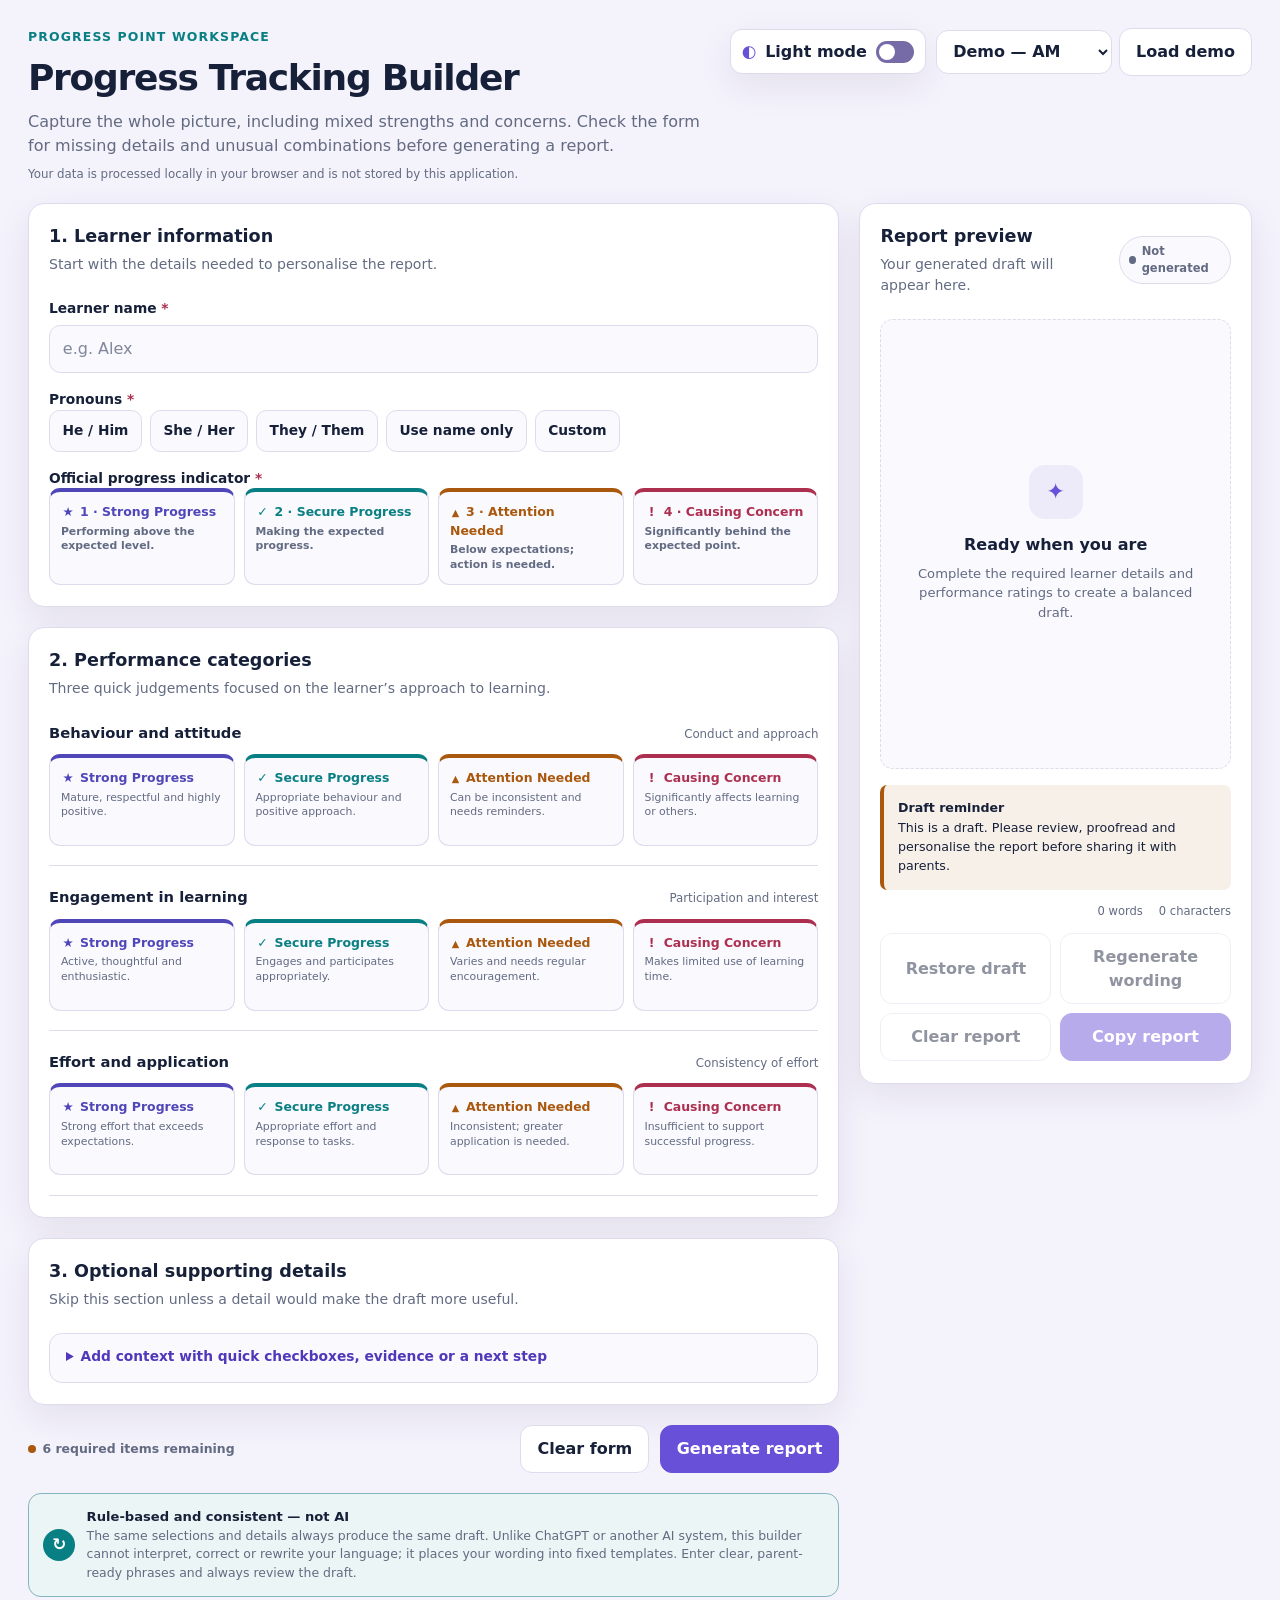
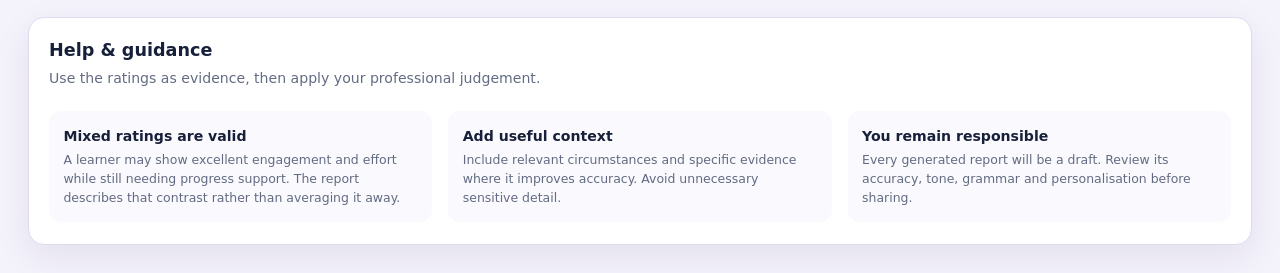
<file: index.html>
<!doctype html>
<html lang="en">
<head>
  <meta charset="utf-8">
  <meta name="viewport" content="width=device-width, initial-scale=1">
  <meta name="description" content="Create clear, balanced parent report drafts locally in your browser.">
  <title>Progress Tracking Builder</title>
  <link rel="stylesheet" href="css/styles.css">
  <link rel="stylesheet" href="./visits.css">
</head>
<body>
  <a class="skip-link" href="#main-content">Skip to main content</a>
  <div class="app-shell">
    <main class="workspace" id="main-content">
      <header class="page-header" id="report-builder">
        <div>
          <p class="eyebrow">Progress point workspace</p>
          <h1>Progress Tracking Builder</h1>
          <p class="intro">Capture the whole picture, including mixed strengths and concerns. Check the form for missing details and unusual combinations before generating a report.</p>
          <p class="privacy-inline">Your data is processed locally in your browser and is not stored by this application.</p>
        </div>
        <div class="header-actions">
          <button class="header-theme-toggle" type="button" data-theme-toggle aria-pressed="false">
            <span class="theme-symbol" aria-hidden="true">◐</span>
            <span data-theme-label>Light mode</span>
            <span class="toggle-track" aria-hidden="true"><span class="toggle-dot"></span></span>
          </button>
          <div class="demo-controls">
            <label class="visually-hidden" for="demo-profile">Choose a demonstration profile</label>
            <select class="demo-select" id="demo-profile" data-demo-select>
              <option value="am">Demo — AM</option>
              <option value="jc">Demo — JC</option>
              <option value="sr">Demo — SR</option>
            </select>
            <button class="demo-button" type="button" data-demo-load>Load demo</button>
          </div>
        </div>
      </header>

      <div class="content-grid">
        <form class="form-stack" id="report-form" autocomplete="off">
          <section class="card" aria-labelledby="learner-heading">
            <div class="card-header">
              <h3 id="learner-heading">1. Learner information</h3>
              <p>Start with the details needed to personalise the report.</p>
            </div>
            <div class="card-body">
              <div class="field-grid">
                <div class="field full">
                  <label for="learner-name">Learner name <span class="required" aria-hidden="true">*</span></label>
                  <input id="learner-name" name="learnerName" type="text" placeholder="e.g. Alex" maxlength="80" required>
                </div>
                <div class="field" hidden>
                  <label for="course">Course or group</label>
                  <input id="course" name="course" type="text" placeholder="e.g. Level 3 Digital" maxlength="100">
                </div>
                <fieldset class="field full">
                  <legend class="field-label">Pronouns <span class="required" aria-hidden="true">*</span></legend>
                  <div class="pronoun-options">
                    <label class="choice-pill"><input type="radio" name="pronouns" value="he" required><span>He / Him</span></label>
                    <label class="choice-pill"><input type="radio" name="pronouns" value="she"><span>She / Her</span></label>
                    <label class="choice-pill"><input type="radio" name="pronouns" value="they"><span>They / Them</span></label>
                    <label class="choice-pill"><input type="radio" name="pronouns" value="name"><span>Use name only</span></label>
                    <label class="choice-pill"><input type="radio" name="pronouns" value="custom"><span>Custom</span></label>
                  </div>
                  <div class="custom-pronouns" id="custom-pronouns" hidden>
                    <div class="field-grid">
                      <div class="field"><label for="subject-pronoun">Subject <span class="hint">e.g. ze</span></label><input id="subject-pronoun" type="text" maxlength="20"></div>
                      <div class="field"><label for="object-pronoun">Object <span class="hint">e.g. hir</span></label><input id="object-pronoun" type="text" maxlength="20"></div>
                      <div class="field"><label for="possessive-pronoun">Possessive <span class="hint">e.g. hir</span></label><input id="possessive-pronoun" type="text" maxlength="20"></div>
                      <div class="field"><label for="reflexive-pronoun">Reflexive <span class="hint">e.g. hirself</span></label><input id="reflexive-pronoun" type="text" maxlength="24"></div>
                    </div>
                  </div>
                </fieldset>
                <fieldset class="field full">
                  <legend class="field-label">Official progress indicator <span class="required" aria-hidden="true">*</span></legend>
                  <div class="rating-options">
                    <label class="rating-option exceptional"><input type="radio" name="official-progress" value="exceptional" required><span class="rating-content"><strong>1 · Strong Progress</strong><small>Performing above the expected level.</small></span></label>
                    <label class="rating-option on-track"><input type="radio" name="official-progress" value="on-track"><span class="rating-content"><strong>2 · Secure Progress</strong><small>Making the expected progress.</small></span></label>
                    <label class="rating-option needs-support"><input type="radio" name="official-progress" value="needs-support"><span class="rating-content"><strong>3 · Attention Needed</strong><small>Below expectations; action is needed.</small></span></label>
                    <label class="rating-option cause-concern"><input type="radio" name="official-progress" value="cause-concern"><span class="rating-content"><strong>4 · Causing Concern</strong><small>Significantly behind the expected point.</small></span></label>
                  </div>
                </fieldset>
                <div class="field" hidden>
                  <label for="reporting-period">Reporting period</label>
                  <input id="reporting-period" name="reportingPeriod" type="text" placeholder="e.g. Autumn Term" maxlength="80">
                </div>
                <div class="field" hidden>
                  <label for="lecturer-name">Lecturer name <span class="hint">metadata only</span></label>
                  <input id="lecturer-name" name="lecturerName" type="text" maxlength="80">
                </div>
              </div>
            </div>
          </section>

          <section class="card" aria-labelledby="ratings-heading">
            <div class="card-header">
              <h3 id="ratings-heading">2. Performance categories</h3>
              <p>Three quick judgements focused on the learner’s approach to learning.</p>
            </div>
            <div class="card-body rating-groups">
              <fieldset class="rating-group" hidden>
                <legend class="rating-title"><strong>Attendance</strong><span>Optional percentage below</span></legend>
                <div class="rating-options">
                  <label class="rating-option exceptional"><input type="radio" name="attendance" value="exceptional" required><span class="rating-content"><strong>Exceptional</strong><small>Consistently attends scheduled learning.</small></span></label>
                  <label class="rating-option on-track"><input type="radio" name="attendance" value="on-track"><span class="rating-content"><strong>On track</strong><small>Generally secure and supports progress.</small></span></label>
                  <label class="rating-option needs-support"><input type="radio" name="attendance" value="needs-support"><span class="rating-content"><strong>Needs support</strong><small>Inconsistency is beginning to affect progress.</small></span></label>
                  <label class="rating-option cause-concern"><input type="radio" name="attendance" value="cause-concern"><span class="rating-content"><strong>Cause for concern</strong><small>Significantly limits participation.</small></span></label>
                </div>
              </fieldset>
              <fieldset class="rating-group" hidden>
                <legend class="rating-title"><strong>Punctuality</strong><span>Readiness to learn</span></legend>
                <div class="rating-options">
                  <label class="rating-option exceptional"><input type="radio" name="punctuality" value="exceptional" required><span class="rating-content"><strong>Exceptional</strong><small>Consistently on time and ready to learn.</small></span></label>
                  <label class="rating-option on-track"><input type="radio" name="punctuality" value="on-track"><span class="rating-content"><strong>On track</strong><small>Usually punctual with occasional lateness.</small></span></label>
                  <label class="rating-option needs-support"><input type="radio" name="punctuality" value="needs-support"><span class="rating-content"><strong>Needs support</strong><small>Regular lateness affects learning time.</small></span></label>
                  <label class="rating-option cause-concern"><input type="radio" name="punctuality" value="cause-concern"><span class="rating-content"><strong>Cause for concern</strong><small>Persistent lateness affects participation.</small></span></label>
                </div>
              </fieldset>
              <fieldset class="rating-group">
                <legend class="rating-title"><strong>Behaviour and attitude</strong><span>Conduct and approach</span></legend>
                <div class="rating-options">
                  <label class="rating-option exceptional"><input type="radio" name="behaviour" value="exceptional" required><span class="rating-content"><strong>Strong Progress</strong><small>Mature, respectful and highly positive.</small></span></label>
                  <label class="rating-option on-track"><input type="radio" name="behaviour" value="on-track"><span class="rating-content"><strong>Secure Progress</strong><small>Appropriate behaviour and positive approach.</small></span></label>
                  <label class="rating-option needs-support"><input type="radio" name="behaviour" value="needs-support"><span class="rating-content"><strong>Attention Needed</strong><small>Can be inconsistent and needs reminders.</small></span></label>
                  <label class="rating-option cause-concern"><input type="radio" name="behaviour" value="cause-concern"><span class="rating-content"><strong>Causing Concern</strong><small>Significantly affects learning or others.</small></span></label>
                </div>
              </fieldset>
              <fieldset class="rating-group">
                <legend class="rating-title"><strong>Engagement in learning</strong><span>Participation and interest</span></legend>
                <div class="rating-options">
                  <label class="rating-option exceptional"><input type="radio" name="engagement" value="exceptional" required><span class="rating-content"><strong>Strong Progress</strong><small>Active, thoughtful and enthusiastic.</small></span></label>
                  <label class="rating-option on-track"><input type="radio" name="engagement" value="on-track"><span class="rating-content"><strong>Secure Progress</strong><small>Engages and participates appropriately.</small></span></label>
                  <label class="rating-option needs-support"><input type="radio" name="engagement" value="needs-support"><span class="rating-content"><strong>Attention Needed</strong><small>Varies and needs regular encouragement.</small></span></label>
                  <label class="rating-option cause-concern"><input type="radio" name="engagement" value="cause-concern"><span class="rating-content"><strong>Causing Concern</strong><small>Makes limited use of learning time.</small></span></label>
                </div>
              </fieldset>
              <fieldset class="rating-group">
                <legend class="rating-title"><strong>Effort and application</strong><span>Consistency of effort</span></legend>
                <div class="rating-options">
                  <label class="rating-option exceptional"><input type="radio" name="effort" value="exceptional" required><span class="rating-content"><strong>Strong Progress</strong><small>Strong effort that exceeds expectations.</small></span></label>
                  <label class="rating-option on-track"><input type="radio" name="effort" value="on-track"><span class="rating-content"><strong>Secure Progress</strong><small>Appropriate effort and response to tasks.</small></span></label>
                  <label class="rating-option needs-support"><input type="radio" name="effort" value="needs-support"><span class="rating-content"><strong>Attention Needed</strong><small>Inconsistent; greater application is needed.</small></span></label>
                  <label class="rating-option cause-concern"><input type="radio" name="effort" value="cause-concern"><span class="rating-content"><strong>Causing Concern</strong><small>Insufficient to support successful progress.</small></span></label>
                </div>
              </fieldset>
              <fieldset class="rating-group" hidden>
                <legend class="rating-title"><strong>Progress and achievement</strong><span>Current academic outcomes</span></legend>
                <div class="rating-options">
                  <label class="rating-option exceptional"><input type="radio" name="progress" value="exceptional" required><span class="rating-content"><strong>Exceptional</strong><small>Above expectations with strong outcomes.</small></span></label>
                  <label class="rating-option on-track"><input type="radio" name="progress" value="on-track"><span class="rating-content"><strong>On track</strong><small>Expected progress towards the target.</small></span></label>
                  <label class="rating-option needs-support"><input type="radio" name="progress" value="needs-support"><span class="rating-content"><strong>Needs support</strong><small>Below expectations; action is needed.</small></span></label>
                  <label class="rating-option cause-concern"><input type="radio" name="progress" value="cause-concern"><span class="rating-content"><strong>Cause for concern</strong><small>Behind target and achievement is at risk.</small></span></label>
                </div>
              </fieldset>
              <fieldset class="rating-group" hidden>
                <legend class="rating-title"><strong>Quality and completion of work</strong><span>Standard and deadlines</span></legend>
                <div class="rating-options">
                  <label class="rating-option exceptional"><input type="radio" name="workQuality" value="exceptional" required><span class="rating-content"><strong>Exceptional</strong><small>Consistently strong and complete work.</small></span></label>
                  <label class="rating-option on-track"><input type="radio" name="workQuality" value="on-track"><span class="rating-content"><strong>On track</strong><small>Generally complete and at expected standard.</small></span></label>
                  <label class="rating-option needs-support"><input type="radio" name="workQuality" value="needs-support"><span class="rating-content"><strong>Needs support</strong><small>Some work is late, incomplete or below standard.</small></span></label>
                  <label class="rating-option cause-concern"><input type="radio" name="workQuality" value="cause-concern"><span class="rating-content"><strong>Cause for concern</strong><small>Significant work is missing or unsuitable.</small></span></label>
                </div>
              </fieldset>
              <fieldset class="rating-group" hidden>
                <legend class="rating-title"><strong>Independence and use of support</strong><span>Guidance and feedback</span></legend>
                <div class="rating-options">
                  <label class="rating-option exceptional"><input type="radio" name="independence" value="exceptional" required><span class="rating-content"><strong>Exceptional</strong><small>Confidently independent; seeks help well.</small></span></label>
                  <label class="rating-option on-track"><input type="radio" name="independence" value="on-track"><span class="rating-content"><strong>On track</strong><small>Suitable independence and uses guidance.</small></span></label>
                  <label class="rating-option needs-support"><input type="radio" name="independence" value="needs-support"><span class="rating-content"><strong>Needs support</strong><small>Needs regular guidance or misses feedback.</small></span></label>
                  <label class="rating-option cause-concern"><input type="radio" name="independence" value="cause-concern"><span class="rating-content"><strong>Cause for concern</strong><small>Limited use of available support.</small></span></label>
                </div>
              </fieldset>
              <div class="field-grid optional-percentages" hidden>
                <p class="field-label full">Optional framework figures <span class="hint">Only add these when useful</span></p>
                <div class="field"><label for="attendance-percentage">Attendance percentage <span class="hint">optional</span></label><input id="attendance-percentage" type="number" min="0" max="100" step="0.1" inputmode="decimal" placeholder="0–100"></div>
                <div class="field"><label for="punctuality-percentage">Punctuality percentage <span class="hint">optional</span></label><input id="punctuality-percentage" type="number" min="0" max="100" step="0.1" inputmode="decimal" placeholder="0–100"></div>
              </div>
            </div>
          </section>

          <section class="card" aria-labelledby="context-heading">
            <div class="card-header"><h3 id="context-heading">3. Optional supporting details</h3><p>Skip this section unless a detail would make the draft more useful.</p></div>
            <div class="card-body">
              <details class="optional-details">
                <summary>Add context with quick checkboxes, evidence or a next step</summary>
                <div class="optional-details-content">
              <div class="field-grid optional-percentages">
                <p class="field-label full">Framework figures <span class="hint">Optional</span></p>
                <div class="field"><label for="attendance-percentage-optional">Attendance percentage</label><input id="attendance-percentage-optional" data-percentage-proxy="attendance-percentage" type="number" min="0" max="100" step="0.1" inputmode="decimal" placeholder="0–100"></div>
                <div class="field"><label for="punctuality-percentage-optional">Punctuality percentage</label><input id="punctuality-percentage-optional" data-percentage-proxy="punctuality-percentage" type="number" min="0" max="100" step="0.1" inputmode="decimal" placeholder="0–100"></div>
              </div>
              <fieldset>
                <legend class="field-label">Context types <span class="hint">Select all that apply</span></legend>
                <div class="context-groups">
                  <section class="context-group" aria-labelledby="positive-context-heading">
                    <h4 id="positive-context-heading">Positive indicators</h4>
                    <div class="context-options">
                      <label class="check-option"><input type="checkbox" name="context" value="strong-attendance"><span>Strong attendance</span></label>
                      <label class="check-option"><input type="checkbox" name="context" value="strong-punctuality"><span>Strong punctuality</span></label>
                      <label class="check-option"><input type="checkbox" name="context" value="improved-attendance"><span>Recently improved attendance</span></label>
                      <label class="check-option"><input type="checkbox" name="context" value="improved-punctuality"><span>Recently improved punctuality</span></label>
                      <label class="check-option"><input type="checkbox" name="context" value="strong-practical-performance"><span>Strong practical performance</span></label>
                      <label class="check-option"><input type="checkbox" name="context" value="strong-written-performance"><span>Strong written performance</span></label>
                      <label class="check-option"><input type="checkbox" name="context" value="placement"><span>Placement or work experience</span></label>
                      <label class="check-option"><input type="checkbox" name="context" value="university"><span>Working towards university progression</span></label>
                    </div>
                  </section>
                  <section class="context-group" aria-labelledby="support-context-heading">
                    <h4 id="support-context-heading">Support and circumstances</h4>
                    <div class="context-options">
                      <label class="check-option"><input type="checkbox" name="context" value="medical-absence"><span>Medical appointments or health-related absence</span></label>
                      <label class="check-option"><input type="checkbox" name="context" value="authorised-absence"><span>Authorised absence</span></label>
                      <label class="check-option"><input type="checkbox" name="context" value="personal-circumstances"><span>Personal circumstances</span></label>
                      <label class="check-option"><input type="checkbox" name="context" value="late-enrolment"><span>Late enrolment</span></label>
                      <label class="check-option"><input type="checkbox" name="context" value="behaviour-intervention"><span>Behaviour intervention in place</span></label>
                      <label class="check-option"><input type="checkbox" name="context" value="learning-support"><span>Learning support in place</span></label>
                      <label class="check-option"><input type="checkbox" name="context" value="settling"><span>Difficulty settling into the course</span></label>
                      <label class="check-option"><input type="checkbox" name="context" value="catch-up"><span>Missed work requiring catch-up</span></label>
                      <label class="check-option"><input type="checkbox" name="context" value="maths-support"><span>Struggling with Maths</span></label>
                      <label class="check-option"><input type="checkbox" name="context" value="english-support"><span>Struggling with English</span></label>
                      <label class="check-option"><input type="checkbox" name="context" value="frequent-phone-use"><span>Frequent phone use during lessons</span></label>
                      <label class="check-option"><input type="checkbox" name="context" value="other" data-other-toggle><span>Other</span></label>
                    </div>
                  </section>
                </div>
                <div class="field other-context-field" data-other-context-field hidden>
                  <label for="other-context">Please clarify the other context <span class="required" aria-hidden="true">*</span></label>
                  <input id="other-context" type="text" maxlength="160" placeholder="Add a short, relevant clarification">
                </div>
              </fieldset>
              <div class="field-grid">
                <div class="field"><label for="notable-strength">Notable strength</label><input id="notable-strength" type="text" maxlength="160" placeholder="e.g. Strong practical problem-solving" aria-describedby="notable-strength-help"><span class="input-guidance" id="notable-strength-help">Enter a short phrase or complete sentence.</span></div>
                <div class="field"><label for="recent-achievement">Recent achievement</label><input id="recent-achievement" type="text" maxlength="160" placeholder="e.g. Completed a demanding project" aria-describedby="recent-achievement-help"><span class="input-guidance" id="recent-achievement-help">Describe what the learner achieved.</span></div>
                <div class="field"><label for="main-concern">Main concern</label><input id="main-concern" type="text" maxlength="160" placeholder="e.g. Written explanations need more detail" aria-describedby="main-concern-help"><span class="input-guidance" id="main-concern-help">Use neutral, parent-facing language.</span></div>
                <div class="field"><label for="agreed-next-step">Agreed next step</label><input id="agreed-next-step" type="text" maxlength="160" placeholder="e.g. Use feedback on the next assignment" aria-describedby="agreed-next-step-help"><span class="input-guidance" id="agreed-next-step-help">Enter the action exactly as agreed.</span></div>
                <div class="field full">
                  <label for="context-notes">Additional context or evidence <span class="hint">Maximum 500 characters</span></label>
                  <textarea id="context-notes" maxlength="500" placeholder="Add a recent achievement, specific concern, placement performance, or agreed action."></textarea>
                </div>
                <div class="field">
                  <label for="report-length">Report length</label>
                  <select id="report-length">
                    <option value="concise">Concise</option>
                    <option value="standard">Standard</option>
                    <option value="detailed" selected>Detailed — recommended</option>
                  </select>
                </div>
              </div>
                </div>
              </details>
            </div>
          </section>

          <section class="review-panel" id="review-panel" tabindex="-1" aria-live="polite" hidden>
            <h3 data-review-heading>Selections to review</h3>
            <ul data-review-list></ul>
          </section>

          <div class="actions">
            <span class="readiness" data-readiness data-ready="false">6 required items remaining</span>
            <div class="actions-right">
              <button class="secondary-button" type="button" data-reset>Clear form</button>
              <button class="primary-button" type="button" data-review>Generate report</button>
            </div>
          </div>
          <div class="determinism-note" role="note">
            <span class="determinism-icon" aria-hidden="true">↻</span>
            <span><strong>Rule-based and consistent — not AI</strong>The same selections and details always produce the same draft. Unlike ChatGPT or another AI system, this builder cannot interpret, correct or rewrite your language; it places your wording into fixed templates. Enter clear, parent-ready phrases and always review the draft.</span>
          </div>
        </form>

        <aside class="card preview" aria-labelledby="preview-heading">
          <div class="card-header preview-header">
          <div><h3 id="preview-heading" tabindex="-1">Report preview</h3><p>Your generated draft will appear here.</p></div>
            <span class="status-badge" data-report-status><span class="status-dot" aria-hidden="true"></span>Not generated</span>
          </div>
          <div class="card-body">
            <div class="empty-preview" data-empty-preview>
              <div>
                <div class="empty-icon" aria-hidden="true">✦</div>
                <h4>Ready when you are</h4>
                <p>Complete the required learner details and performance ratings to create a balanced draft.</p>
              </div>
            </div>
            <label class="visually-hidden" for="report-editor">Generated report draft</label>
            <textarea class="report-output" id="report-editor" data-report-output aria-describedby="draft-editor-help" hidden></textarea>
            <span class="visually-hidden" id="draft-editor-help">Edit and personalise this draft before sharing it.</span>
            <div class="draft-warning" role="note"><strong>Draft reminder</strong>This is a draft. Please review, proofread and personalise the report before sharing it with parents.</div>
            <div class="counts" aria-live="polite">
              <span class="edit-indicator" data-edit-status hidden>Edited</span>
              <span data-word-count>0 words</span>
              <span data-character-count>0 characters</span>
            </div>
            <div class="preview-actions">
              <button class="secondary-button" type="button" data-restore disabled>Restore draft</button>
              <button class="secondary-button" type="button" data-regenerate disabled>Regenerate wording</button>
              <button class="secondary-button" type="button" data-clear-report disabled>Clear report</button>
              <button class="primary-button" type="button" data-copy disabled>Copy report</button>
            </div>
          </div>
        </aside>
      </div>

      <section class="card help-card" id="help" aria-labelledby="help-heading">
        <div class="card-header"><h3 id="help-heading">Help &amp; guidance</h3><p>Use the ratings as evidence, then apply your professional judgement.</p></div>
        <div class="card-body guidance-grid">
          <div class="guidance-item"><h4>Mixed ratings are valid</h4><p>A learner may show excellent engagement and effort while still needing progress support. The report describes that contrast rather than averaging it away.</p></div>
          <div class="guidance-item"><h4>Add useful context</h4><p>Include relevant circumstances and specific evidence where it improves accuracy. Avoid unnecessary sensitive detail.</p></div>
          <div class="guidance-item"><h4>You remain responsible</h4><p>Every generated report will be a draft. Review its accuracy, tone, grammar and personalisation before sharing.</p></div>
        </div>
      </section>
      <footer class="visits-counter" data-visits hidden>
        <a href="https://hits.sh/sean-p-clohessy.github.io/ProgressPointBuilder/" target="_blank" rel="noopener noreferrer" aria-label="View Progress Tracking Builder visit totals on Hits (opens in a new tab)"><img data-visits-badge alt="Progress Tracking Builder total visits" height="20" referrerpolicy="no-referrer"></a>
        <small>Approximate visits since 9 October 2026 · repeat visits may count again.</small>
      </footer>
    </main>
  </div>
  <script src="js/state.js"></script>
  <script src="js/validation.js"></script>
  <script src="js/phrase-bank.js"></script>
  <script src="js/report-engine.js"></script>
  <script src="js/ui.js"></script>
  <script src="js/app.js"></script>
  <script src="./visits.js" defer></script>
</body>
</html>
</file>
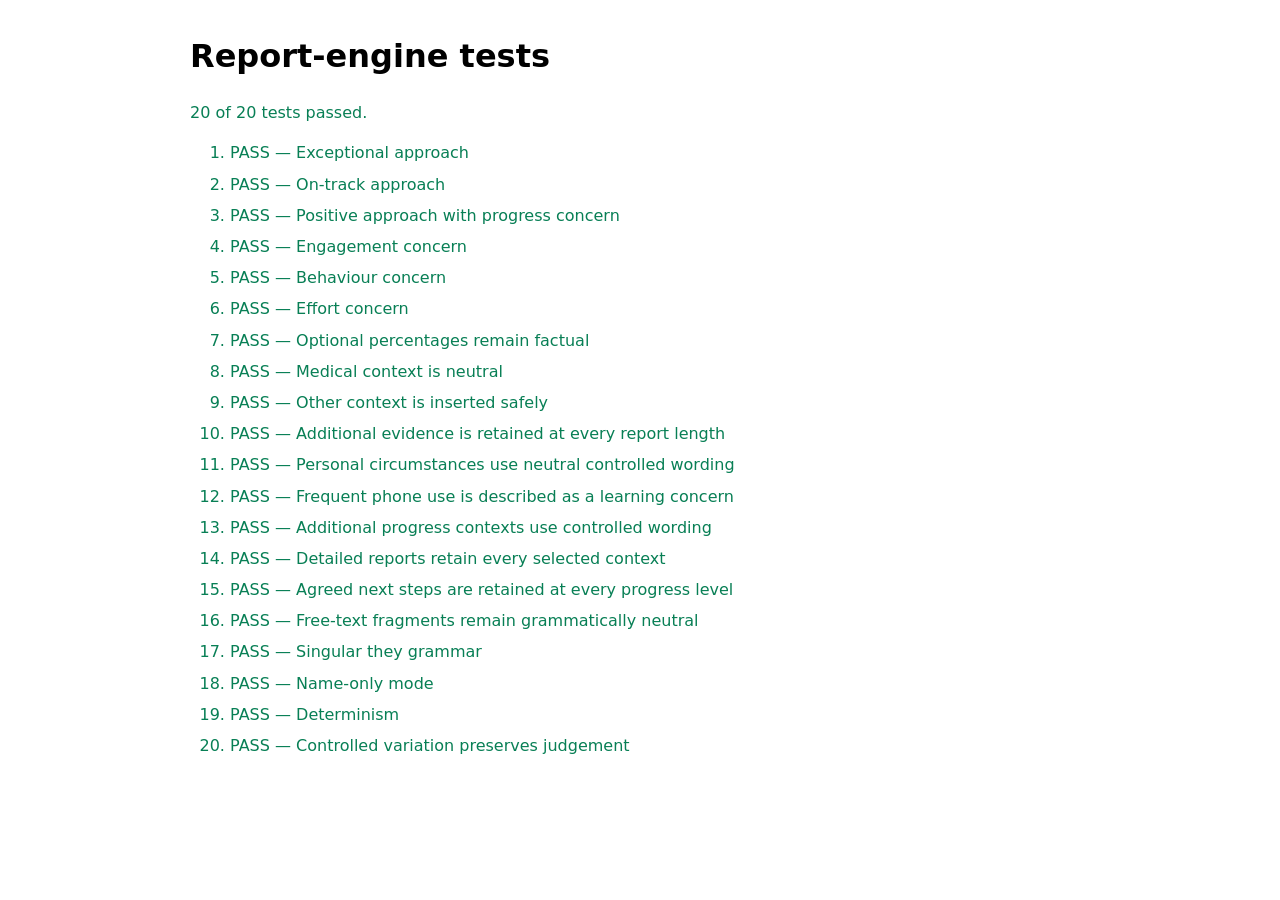
<file: tests/report-engine.test.html>
<!doctype html>
<html lang="en">
<head>
  <meta charset="utf-8">
  <meta name="viewport" content="width=device-width, initial-scale=1">
  <title>Parent Report Builder — Engine tests</title>
  <style>
    body { max-width: 900px; margin: 2rem auto; padding: 0 1rem; font-family: system-ui, sans-serif; line-height: 1.5; }
    .pass { color: #087f55; } .fail { color: #b4233f; }
    li { margin: .45rem 0; } code { background: #f2f0f7; padding: .1rem .3rem; }
  </style>
</head>
<body>
  <h1>Report-engine tests</h1>
  <p id="summary">Running…</p>
  <ol id="results"></ol>
  <script src="../js/phrase-bank.js"></script>
  <script src="../js/report-engine.js"></script>
  <script src="report-engine.test.js"></script>
</body>
</html>
</file>
<file: css/styles.css>
:root {
  color-scheme: light;
  --page: #f4f2fb;
  --surface: #ffffff;
  --surface-soft: #faf9fe;
  --text: #172039;
  --muted: #626b82;
  --border: #dedbed;
  --primary: #6950d8;
  --primary-strong: #5138bb;
  --teal: #087f82;
  --positive: #4f46b8;
  --track: #087f82;
  --support: #a9580d;
  --concern: #ad2f50;
  --focus: #06a0a4;
  --shadow: 0 12px 36px rgba(36, 29, 74, 0.08);
  --sidebar: #201946;
  --sidebar-text: #f8f6ff;
}

:root[data-theme="dark"] {
  color-scheme: dark;
  --page: #0d1426;
  --surface: #151f35;
  --surface-soft: #1a2640;
  --text: #f2f4fb;
  --muted: #abb5ca;
  --border: #34415b;
  --primary: #a99aFA;
  --primary-strong: #c1b6ff;
  --teal: #4dd1cc;
  --positive: #61c894;
  --track: #b7cc62;
  --support: #f2ad62;
  --concern: #ff829f;
  --focus: #61dfda;
  --shadow: 0 14px 38px rgba(0, 0, 0, 0.24);
  --sidebar: #111a30;
  --sidebar-text: #f7f5ff;
}

* { box-sizing: border-box; }
[hidden] { display: none !important; }
html { scroll-behavior: smooth; }
body {
  margin: 0;
  background: var(--page);
  color: var(--text);
  font-family: Inter, ui-sans-serif, system-ui, -apple-system, BlinkMacSystemFont, "Segoe UI", sans-serif;
  line-height: 1.5;
}
button, input, select, textarea { font: inherit; }
button, label { -webkit-tap-highlight-color: transparent; }
:focus-visible { outline: 3px solid var(--focus); outline-offset: 3px; }
.skip-link {
  position: fixed; top: .75rem; left: .75rem; z-index: 20; padding: .7rem 1rem;
  color: #fff; background: #111; border-radius: .5rem; transform: translateY(-160%);
}
.visually-hidden {
  position: absolute !important; width: 1px !important; height: 1px !important;
  padding: 0 !important; margin: -1px !important; overflow: hidden !important;
  clip: rect(0, 0, 0, 0) !important; white-space: nowrap !important; border: 0 !important;
}
.skip-link:focus { transform: translateY(0); }
.app-shell { min-height: 100vh; display: block; }
.sidebar {
  position: sticky; top: 0; height: 100vh; padding: 1.5rem 1.25rem;
  display: flex; flex-direction: column; gap: 1.5rem;
  background: var(--sidebar); color: var(--sidebar-text);
}
.brand-mark {
  width: 46px; height: 46px; display: grid; place-items: center; border-radius: 14px;
  background: linear-gradient(135deg, #8d70ff, #28c8bd); color: #fff;
  font-weight: 850; letter-spacing: -.04em; box-shadow: 0 8px 24px rgba(82, 211, 200, .2);
}
.brand h1 { margin: .75rem 0 .25rem; font-size: 1.18rem; line-height: 1.2; }
.brand p { margin: 0; color: #c9c5de; font-size: .86rem; }
.nav-list { list-style: none; margin: 0; padding: 0; display: grid; gap: .45rem; }
.nav-link {
  display: flex; align-items: center; gap: .65rem; min-height: 44px; padding: .65rem .75rem;
  border-radius: .7rem; color: #d9d5ea; text-decoration: none; font-weight: 650;
}
.nav-link[aria-current="page"] { background: rgba(255,255,255,.12); color: #fff; }
.nav-icon { color: #63dcd4; font-size: 1.05rem; }
.sidebar-footer { margin-top: auto; display: grid; gap: 1rem; }
.privacy-mini { margin: 0; color: #beb9d4; font-size: .76rem; }
.theme-toggle {
  min-height: 44px; display: flex; align-items: center; justify-content: space-between; gap: .75rem;
  width: 100%; border: 1px solid rgba(255,255,255,.2); border-radius: .75rem;
  padding: .6rem .7rem; background: rgba(255,255,255,.06); color: #fff; cursor: pointer;
}
.toggle-track { width: 38px; height: 22px; padding: 3px; border-radius: 99px; background: #766ba6; }
.toggle-dot { display: block; width: 16px; height: 16px; border-radius: 50%; background: #fff; transition: transform .18s ease; }
[data-theme="dark"] .toggle-dot { transform: translateX(16px); }
.version { color: #9f99bc; font-size: .72rem; }
.workspace { padding: 1.75rem; min-width: 0; }
.page-header {
  max-width: 1500px; margin: 0 auto 1.25rem; display: flex; align-items: end;
  justify-content: space-between; gap: 1rem;
}
.eyebrow { margin: 0 0 .25rem; color: var(--teal); font-size: .78rem; font-weight: 800; letter-spacing: .09em; text-transform: uppercase; }
.page-header h1 { margin: 0; font-size: clamp(1.65rem, 3vw, 2.25rem); letter-spacing: -.035em; }
.page-header .intro { margin: .35rem 0 0; color: var(--muted); max-width: 680px; }
.privacy-inline { margin: .45rem 0 0; color: var(--muted); font-size: .74rem; }
.header-actions { display: flex; align-items: center; gap: .65rem; align-self: flex-start; }
.demo-controls { display: flex; align-items: center; gap: .45rem; }
.demo-select {
  min-height: 44px; width: auto; padding: .55rem 2.1rem .55rem .75rem;
  border: 1px solid var(--border); border-radius: .75rem;
  background: var(--surface); color: var(--text); font-weight: 750;
}
.header-theme-toggle {
  min-height: 44px; display: inline-flex; align-items: center; gap: .55rem;
  padding: .55rem .7rem; border: 1px solid var(--border); border-radius: .75rem;
  background: var(--surface); color: var(--text); font-weight: 750; cursor: pointer;
  box-shadow: var(--shadow);
}
.theme-symbol { color: var(--primary); font-size: 1.05rem; }
.header-theme-toggle .toggle-track { flex: 0 0 auto; }
.demo-button, .secondary-button, .primary-button {
  min-height: 44px; border-radius: .75rem; padding: .68rem 1rem; font-weight: 750; cursor: pointer;
}
.demo-button, .secondary-button { border: 1px solid var(--border); background: var(--surface); color: var(--text); }
.primary-button { border: 1px solid var(--primary); background: var(--primary); color: #fff; }
[data-theme="dark"] .primary-button { color: #11162a; }
button:disabled { cursor: not-allowed; opacity: .48; }
.content-grid {
  max-width: 1500px; margin: 0 auto; display: grid;
  grid-template-columns: minmax(0, 1.55fr) minmax(330px, .75fr); gap: 1.25rem; align-items: start;
}
.form-stack { display: grid; gap: 1.25rem; }
.card {
  border: 1px solid var(--border); border-radius: 1rem; background: var(--surface);
  box-shadow: var(--shadow); overflow: hidden;
}
.card-header { padding: 1.2rem 1.25rem .2rem; }
.card-header h3 { margin: 0; font-size: 1.1rem; }
.card-header p { margin: .28rem 0 0; color: var(--muted); font-size: .88rem; }
.card-body { padding: 1.2rem 1.25rem 1.35rem; }
.field-grid { display: grid; grid-template-columns: repeat(2, minmax(0, 1fr)); gap: 1rem; }
.field-grid > .full { grid-column: 1 / -1; }
.field { display: grid; gap: .38rem; min-width: 0; }
.field.full { grid-column: 1 / -1; }
.field label, .field-label { font-size: .86rem; font-weight: 750; }
.required { color: var(--concern); }
.hint { color: var(--muted); font-size: .76rem; font-weight: 450; }
.input-guidance { color: var(--muted); font-size: .72rem; }
input[type="text"], input[type="number"], select, textarea {
  width: 100%; min-height: 44px; border: 1px solid var(--border); border-radius: .7rem;
  padding: .7rem .8rem; background: var(--surface-soft); color: var(--text);
}
textarea { min-height: 96px; resize: vertical; }
::placeholder { color: var(--muted); opacity: .8; }
fieldset { min-width: 0; margin: 0; padding: 0; border: 0; }
legend { width: 100%; padding: 0; }
.pronoun-options { display: flex; flex-wrap: wrap; gap: .5rem; }
.choice-pill { position: relative; }
.choice-pill input, .rating-option input { position: absolute; opacity: 0; pointer-events: none; }
.choice-pill span {
  display: block; min-height: 42px; padding: .58rem .78rem; border: 1px solid var(--border);
  border-radius: .65rem; background: var(--surface-soft); cursor: pointer;
}
.choice-pill input:checked + span {
  border-color: var(--primary); color: var(--primary-strong); box-shadow: inset 0 0 0 1px var(--primary);
}
.choice-pill input:focus-visible + span, .rating-option input:focus-visible + .rating-content { outline: 3px solid var(--focus); outline-offset: 3px; }
.custom-pronouns { margin-top: .9rem; padding: 1rem; border-radius: .8rem; background: var(--surface-soft); }
.rating-groups { display: grid; gap: 1.25rem; }
.rating-group { padding-bottom: 1.2rem; border-bottom: 1px solid var(--border); }
.rating-group:last-child { padding-bottom: 0; border-bottom: 0; }
.rating-title { display: flex; align-items: baseline; justify-content: space-between; gap: 1rem; margin-bottom: .65rem; }
.rating-title strong { font-size: .92rem; }
.rating-title span { color: var(--muted); font-size: .74rem; }
.rating-options { display: grid; grid-template-columns: repeat(4, minmax(0, 1fr)); gap: .55rem; }
.rating-content {
  position: relative; display: block; height: 100%; min-height: 92px; padding: .68rem; border: 1px solid var(--border);
  border-top: 4px solid currentColor; border-radius: .7rem; background: var(--surface-soft); cursor: pointer;
}
.rating-content strong { display: block; margin-bottom: .18rem; font-size: .78rem; }
.rating-content strong::before {
  display: inline-grid; width: 1.15em; margin-right: .3rem; place-items: center;
  font-weight: 900;
}
.rating-content small { display: block; color: var(--muted); font-size: .68rem; line-height: 1.35; }
.rating-option.exceptional { color: var(--positive); }
.rating-option.on-track { color: var(--track); }
.rating-option.needs-support { color: var(--support); }
.rating-option.cause-concern { color: var(--concern); }
.rating-option.exceptional .rating-content strong::before { content: "★"; }
.rating-option.on-track .rating-content strong::before { content: "✓"; }
.rating-option.needs-support .rating-content strong::before { content: "▲"; font-size: .78em; }
.rating-option.cause-concern .rating-content strong::before { content: "!"; }
.rating-option input:checked + .rating-content {
  padding-bottom: 1.75rem;
  background: color-mix(in srgb, currentColor 10%, var(--surface));
  border-color: currentColor; box-shadow: inset 0 0 0 2px currentColor;
}
.rating-option input:checked + .rating-content::after {
  content: "✓";
  position: absolute; right: .55rem; bottom: .5rem;
  display: grid; width: 1.45rem; height: 1.45rem; place-items: center;
  border: 2px solid var(--surface); border-radius: 50%;
  background: #b7e52c; color: #17220b;
  box-shadow: 0 2px 7px rgba(35, 56, 8, .24);
  font-size: .82rem; font-weight: 900; line-height: 1;
}
.context-groups { display: grid; gap: 1rem; margin-bottom: 1.15rem; }
.context-group { padding: .85rem; border: 1px solid var(--border); border-radius: .7rem; background: var(--surface); }
.context-group h4 { margin: 0 0 .45rem; color: var(--text); font-size: .82rem; }
.context-options { display: grid; grid-template-columns: repeat(2, minmax(0, 1fr)); gap: .45rem .8rem; }
.optional-details {
  border: 1px solid var(--border); border-radius: .8rem; background: var(--surface-soft);
}
.optional-details summary {
  min-height: 48px; padding: .78rem 1rem; cursor: pointer;
  color: var(--primary-strong); font-size: .86rem; font-weight: 800;
}
.optional-details-content {
  padding: .75rem 1rem 1rem; border-top: 1px solid var(--border);
  display: flex; flex-direction: column; gap: 1rem;
}
.optional-details-content > fieldset { order: 1; }
.optional-details-content > .optional-percentages { order: 2; }
.optional-details-content > .field-grid:not(.optional-percentages) { order: 3; }
.optional-percentages { margin-bottom: 0; }
.optional-percentages p { margin: 0; }
.check-option { display: flex; align-items: start; gap: .55rem; min-height: 40px; padding: .5rem; border-radius: .5rem; }
.check-option input { width: 18px; height: 18px; margin: .15rem 0 0; accent-color: var(--primary); flex: 0 0 auto; }
.check-option span { font-size: .8rem; }
.actions { display: flex; align-items: center; justify-content: space-between; gap: .75rem; }
.actions-right { display: flex; gap: .65rem; }
.determinism-note {
  display: flex; align-items: center; gap: .7rem; padding: .8rem .9rem;
  border: 1px solid color-mix(in srgb, var(--teal) 42%, var(--border));
  border-radius: .8rem; background: color-mix(in srgb, var(--teal) 8%, var(--surface));
  color: var(--muted); font-size: .78rem;
}
.determinism-note strong { display: block; color: var(--text); font-size: .82rem; }
.determinism-icon {
  display: grid; width: 2rem; height: 2rem; flex: 0 0 auto; place-items: center;
  border-radius: 50%; background: var(--teal); color: var(--surface);
  font-size: 1.05rem; font-weight: 900;
}
.phase-note { color: var(--muted); font-size: .75rem; }
.readiness {
  display: inline-flex; align-items: center; gap: .4rem; color: var(--muted);
  font-size: .78rem; font-weight: 750;
}
.readiness::before {
  content: ""; width: 8px; height: 8px; border-radius: 50%; background: var(--support);
}
.readiness[data-ready="true"] { color: var(--positive); }
.readiness[data-ready="true"]::before { background: var(--positive); }
.review-panel {
  padding: 1rem 1.1rem; border: 1px solid var(--border); border-left-width: 5px;
  border-radius: .8rem; background: var(--surface); box-shadow: var(--shadow);
}
.review-panel[data-kind="error"] { border-left-color: var(--concern); }
.review-panel[data-kind="warning"] { border-left-color: var(--support); }
.review-panel[data-kind="success"] { border-left-color: var(--positive); }
.review-panel h3 { margin: 0; font-size: .94rem; }
.review-panel ul { margin: .45rem 0 0; padding-left: 1.2rem; color: var(--muted); font-size: .8rem; }
.review-panel li + li { margin-top: .3rem; }
.field-error {
  display: block; margin-top: .35rem; color: var(--concern);
  font-size: .74rem; font-weight: 700;
}
input[aria-invalid="true"], textarea[aria-invalid="true"],
fieldset[aria-invalid="true"] .rating-content,
fieldset[aria-invalid="true"] .choice-pill span {
  border-color: var(--concern);
}
.preview { position: sticky; top: 1.25rem; }
.preview-header { display: flex; align-items: center; justify-content: space-between; gap: .75rem; }
.status-badge {
  display: inline-flex; align-items: center; gap: .35rem; padding: .35rem .6rem; border-radius: 99px;
  background: var(--surface-soft); color: var(--muted); border: 1px solid var(--border); font-size: .72rem; font-weight: 750;
}
.status-dot { width: 8px; height: 8px; border-radius: 50%; background: var(--muted); }
.status-exceptional { color: var(--positive); border-color: var(--positive); }
.status-on-track { color: var(--track); border-color: var(--track); }
.status-needs-support { color: var(--support); border-color: var(--support); }
.status-cause-concern { color: var(--concern); border-color: var(--concern); }
.status-stale { color: var(--support); border-color: var(--support); }
.status-exceptional .status-dot,
.status-on-track .status-dot,
.status-needs-support .status-dot,
.status-cause-concern .status-dot,
.status-stale .status-dot { background: currentColor; }
.empty-preview {
  min-height: clamp(420px, 50vh, 620px); display: grid; place-items: center; padding: 2rem 1rem; text-align: center;
  border: 1px dashed var(--border); border-radius: .8rem; background: var(--surface-soft);
}
.empty-icon {
  width: 54px; height: 54px; margin: 0 auto .9rem; display: grid; place-items: center;
  border-radius: 16px; background: color-mix(in srgb, var(--primary) 12%, var(--surface)); color: var(--primary); font-size: 1.4rem;
}
.empty-preview h4 { margin: 0; font-size: 1rem; }
.empty-preview p { margin: .4rem auto 0; max-width: 280px; color: var(--muted); font-size: .82rem; }
.report-output {
  width: 100%; min-height: clamp(420px, 50vh, 620px); padding: 1.1rem; border: 1px solid var(--border);
  border-radius: .8rem; background: var(--surface-soft); color: var(--text);
  font-size: .91rem; line-height: 1.72; white-space: pre-wrap; resize: vertical;
}
.draft-warning {
  margin-top: 1rem; padding: .85rem; border-left: 4px solid var(--support);
  border-radius: .45rem; background: color-mix(in srgb, var(--support) 9%, var(--surface)); font-size: .79rem;
}
.draft-warning strong { display: block; margin-bottom: .12rem; }
.counts { display: flex; justify-content: flex-end; gap: 1rem; margin: .8rem 0; color: var(--muted); font-size: .72rem; }
.edit-indicator {
  margin-right: auto; padding: .15rem .45rem; border-radius: 99px;
  background: color-mix(in srgb, var(--teal) 14%, var(--surface)); color: var(--teal);
  font-weight: 800;
}
.preview-actions { display: grid; grid-template-columns: 1fr 1fr; gap: .55rem; }
.help-card { max-width: 1500px; margin: 1.25rem auto 0; }
.guidance-grid { display: grid; grid-template-columns: repeat(3, 1fr); gap: 1rem; }
.guidance-item { padding: .9rem; border-radius: .75rem; background: var(--surface-soft); }
.guidance-item h4 { margin: 0 0 .3rem; font-size: .88rem; }
.guidance-item p { margin: 0; color: var(--muted); font-size: .78rem; }

@media (max-width: 1120px) {
  .app-shell { display: block; }
  .sidebar { padding: 1.25rem .75rem; align-items: center; }
  .brand p, .brand h1, .nav-label, .privacy-mini, .theme-label, .version { position: absolute; width: 1px; height: 1px; overflow: hidden; clip: rect(0 0 0 0); }
  .nav-link { justify-content: center; width: 48px; }
  .theme-toggle { width: 48px; justify-content: center; padding: .4rem; }
  .toggle-track { width: 32px; }
  [data-theme="dark"] .toggle-dot { transform: translateX(10px); }
  .content-grid { grid-template-columns: 1fr; }
  .preview { position: static; }
}

@media (max-width: 760px) {
  .app-shell { display: block; }
  .sidebar {
    position: static; width: 100%; height: auto; padding: .8rem 1rem; flex-direction: row;
    align-items: center; gap: .8rem;
  }
  .brand { display: flex; align-items: center; gap: .65rem; min-width: 0; }
  .brand-mark { width: 40px; height: 40px; border-radius: 12px; flex: 0 0 auto; }
  .brand h1 { position: static; width: auto; height: auto; clip: auto; overflow: visible; margin: 0; font-size: .95rem; }
  .sidebar nav, .privacy-mini, .version { display: none; }
  .sidebar-footer { margin: 0 0 0 auto; display: block; }
  .theme-toggle { border: 0; }
  .workspace { padding: 1rem; }
  .page-header { align-items: start; }
  .header-actions { flex-direction: column; align-items: stretch; }
  .header-theme-toggle { justify-content: space-between; }
  .demo-controls { display: grid; grid-template-columns: 1fr auto; }
  .demo-select { width: 100%; }
  .empty-preview, .report-output { min-height: 360px; }
  .page-header .intro { font-size: .85rem; }
  .demo-button { padding-inline: .75rem; white-space: nowrap; }
  .field-grid, .context-options, .guidance-grid { grid-template-columns: 1fr; }
  .rating-options { grid-template-columns: repeat(2, minmax(0, 1fr)); }
  .rating-content { min-height: 84px; }
  .actions { align-items: stretch; flex-direction: column; }
  .actions-right { display: grid; grid-template-columns: 1fr 1.4fr; }
}

@media (max-width: 430px) {
  .page-header { display: grid; }
  .header-actions, .demo-controls, .demo-button { width: 100%; }
  .demo-controls { grid-template-columns: 1fr; }
  .card-header, .card-body { padding-left: 1rem; padding-right: 1rem; }
  .rating-title { display: block; }
  .rating-title span { display: block; margin-top: .15rem; }
  .rating-options { grid-template-columns: 1fr; }
  .rating-content { min-height: 0; }
  .preview-actions, .actions-right { grid-template-columns: 1fr; }
}

@media (prefers-reduced-motion: reduce) {
  *, *::before, *::after { scroll-behavior: auto !important; transition-duration: .01ms !important; }
}
</file>
<file: visits.css>
.visits-counter { font-size: .75rem; color: var(--muted); margin-block: 1rem 0; }
.visits-counter[hidden] { display: none !important; }
.visits-counter a { display: inline-flex; align-items: center; min-height: 24px; }
.visits-counter img { display: block; max-width: 100%; }
.visits-counter small { display: block; margin-top: .25rem; font-size: inherit; }
@media print { .visits-counter { display: none !important; } }
</file>
